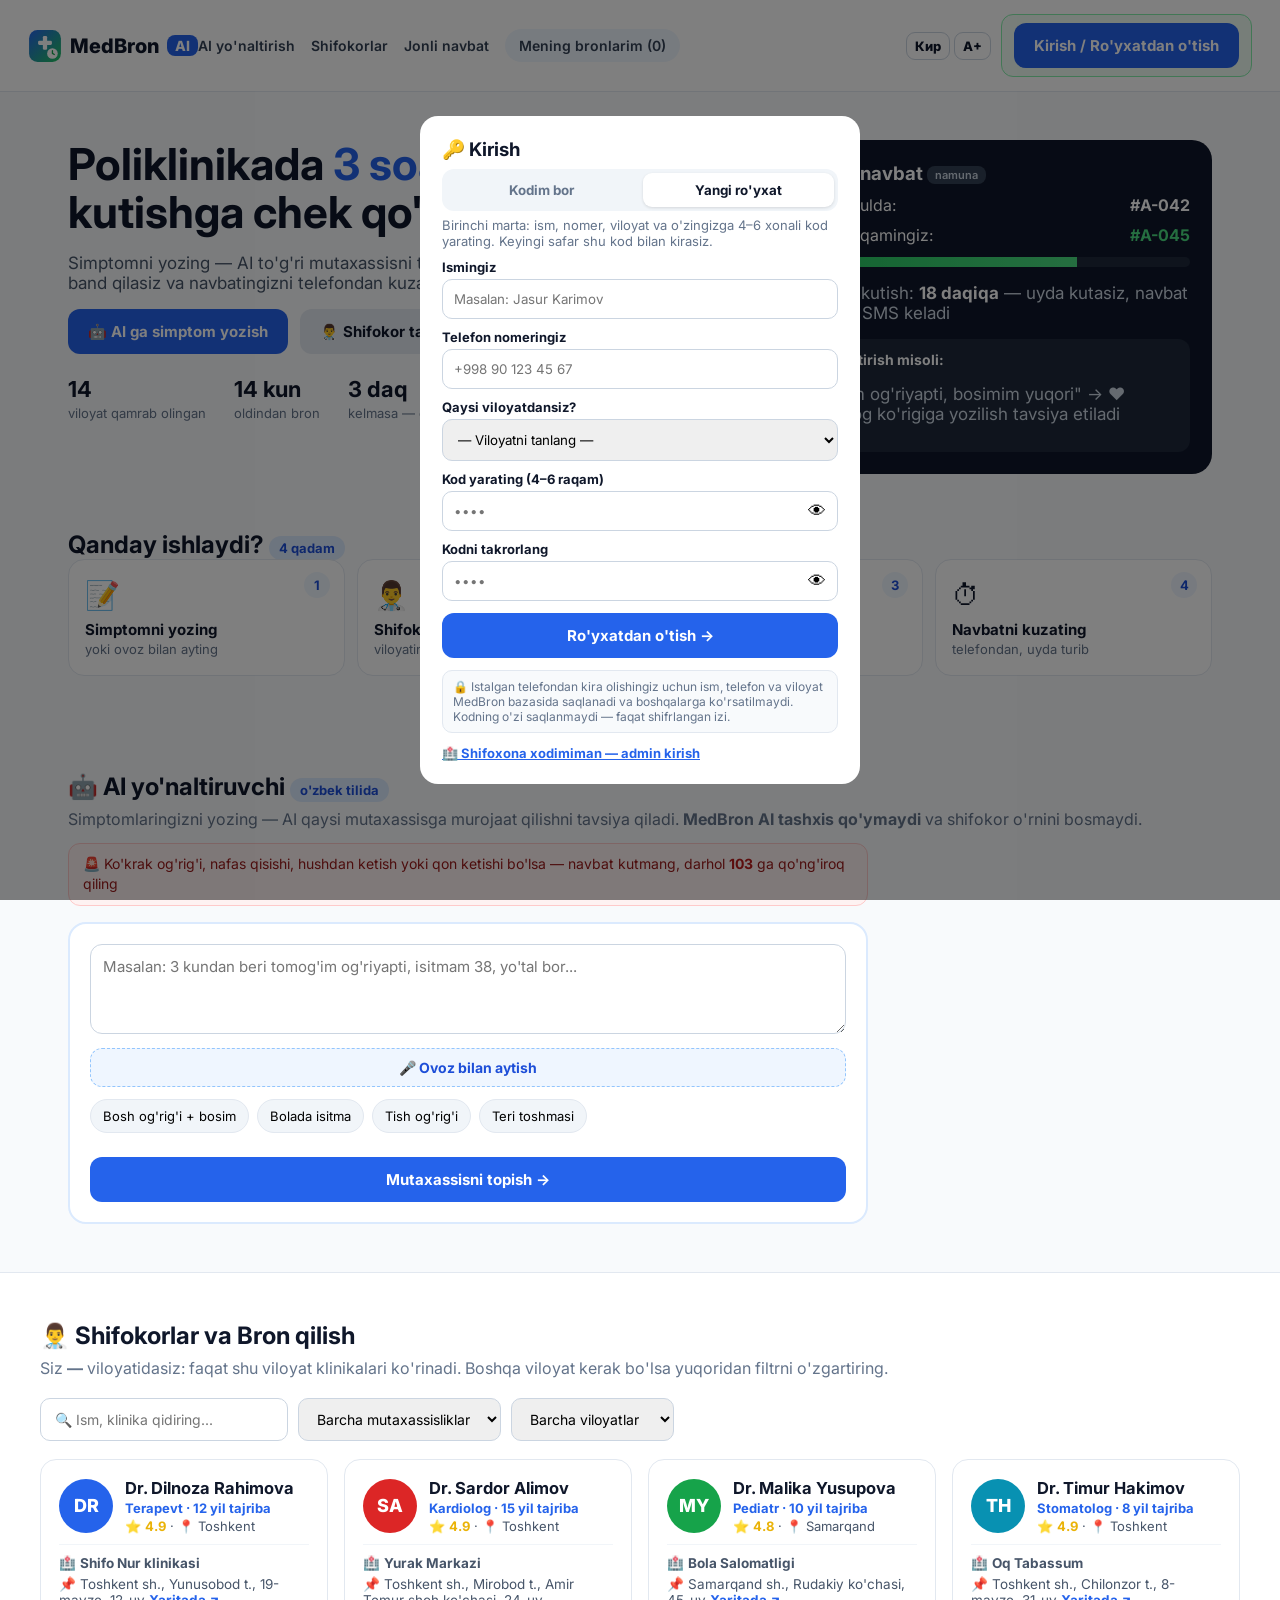
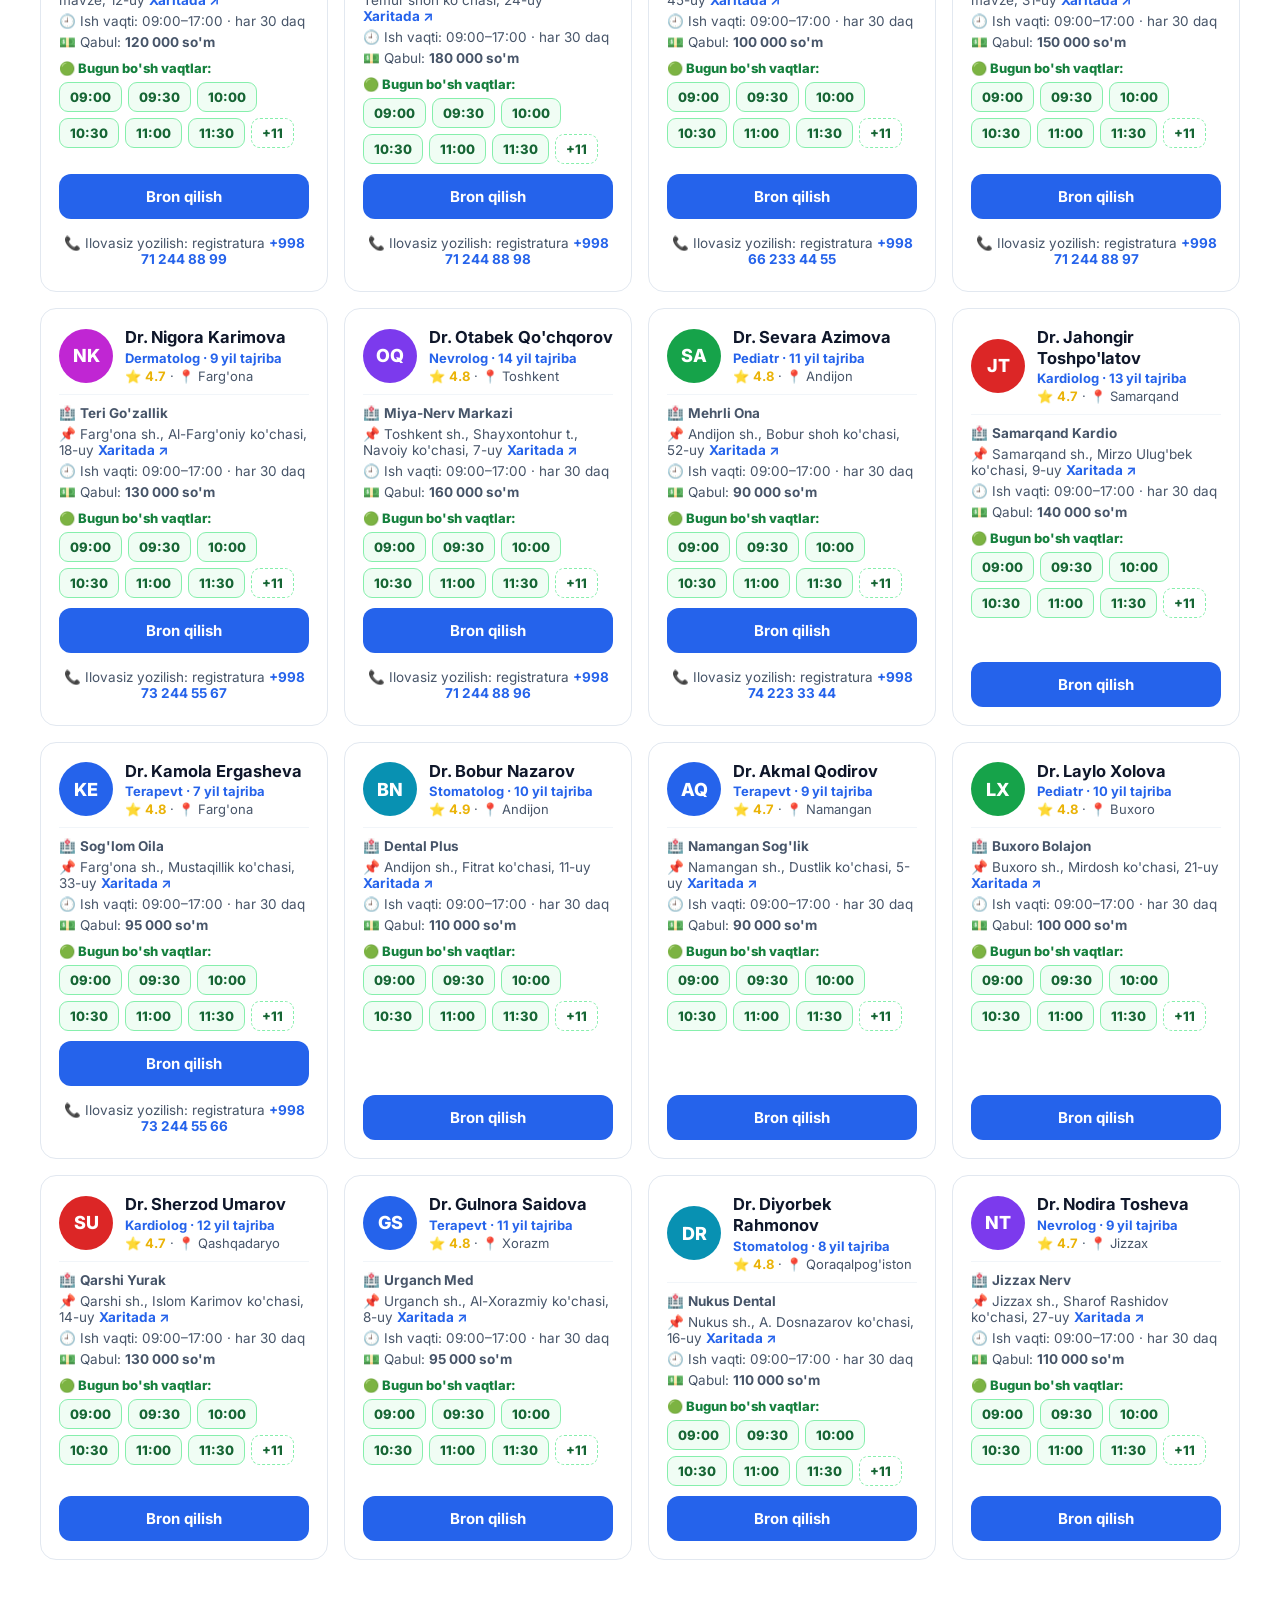
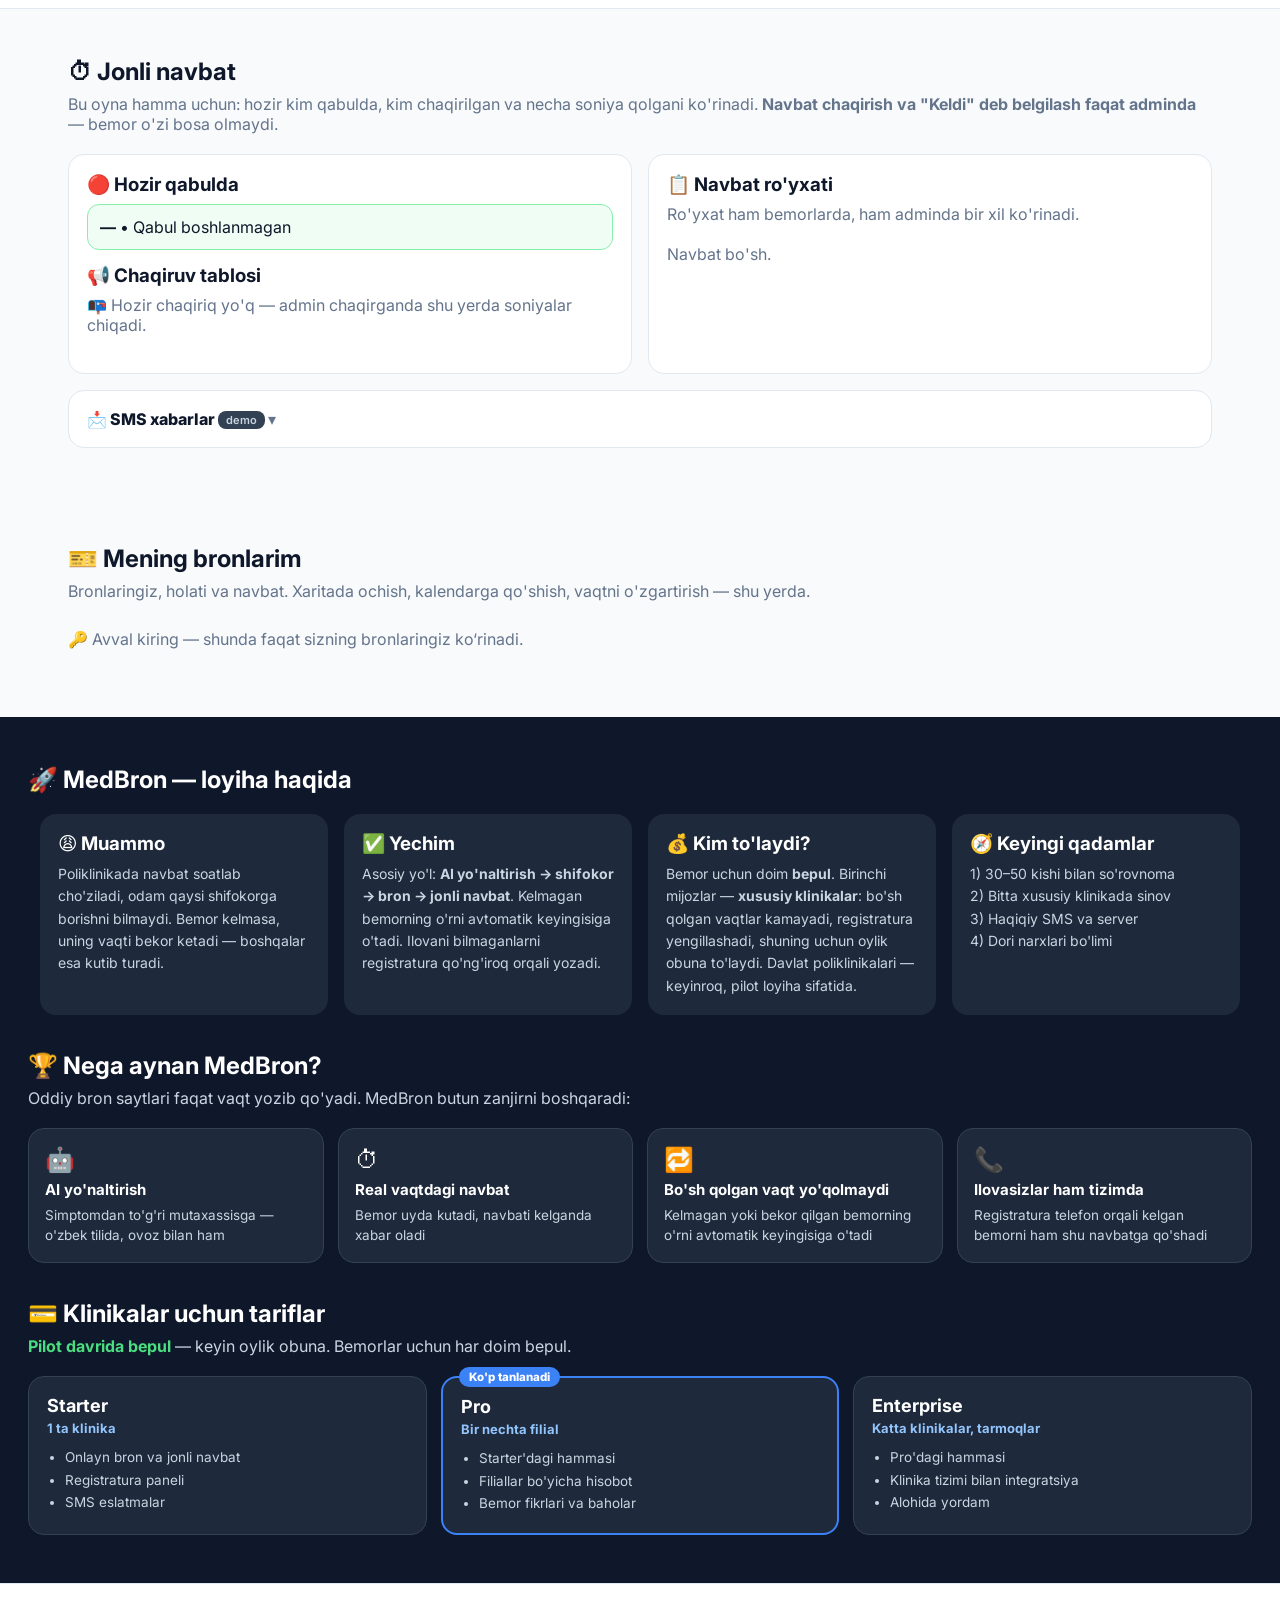
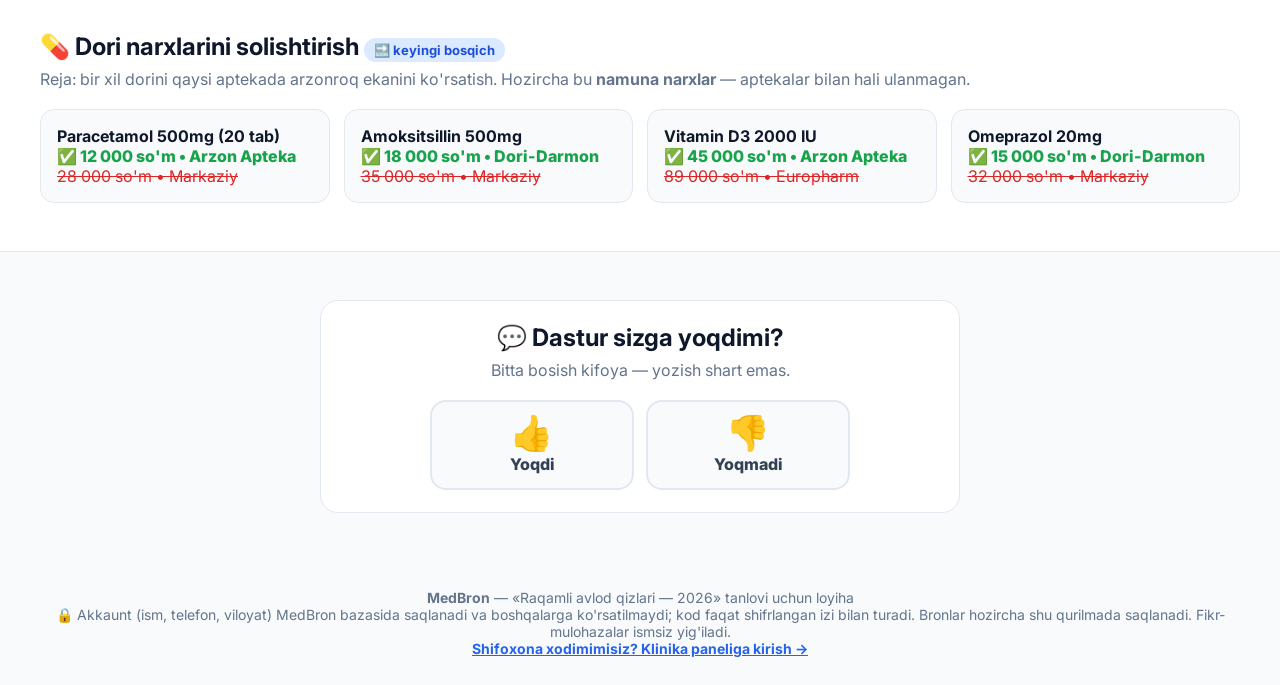
<file: index.html>
<!DOCTYPE html>
<html lang="uz">
<head>
<meta charset="UTF-8">
<meta name="viewport" content="width=device-width, initial-scale=1.0">
<title>MedBron — Navbatsiz Tibbiyot | Startup MVP</title>
<link rel="icon" type="image/svg+xml" href="logo.svg">
<link rel="stylesheet" href="styles.css?v=20260929">
<link href="https://fonts.googleapis.com/css2?family=Inter:wght@400;600;700;800&display=swap" rel="stylesheet">
</head>
<body>
<nav>
  <div class="logo"><img src="logo.svg" alt="MedBron logo" class="logo-img"> MedBron <span>AI</span></div>
  <div class="nav-links">
    <a href="#ai">AI yo'naltirish</a>
    <a href="#doctors">Shifokorlar</a>
    <a href="#queue">Jonli navbat</a>
    <a href="#my" id="myCountBtn">Mening bronlarim (0)</a>
  </div>
  <div class="a11y no-tr">
    <button id="scriptBtn" class="a11y-btn" onclick="toggleScript()" title="Kirill / Lotin yozuvi">Кир</button>
    <button id="bigBtn" class="a11y-btn" onclick="toggleBig()" title="Katta shrift">A+</button>
  </div>
  <div id="userBadge" class="user-badge"></div>
</nav>

<header class="hero">
  <div class="hero-text">
    <h1>Poliklinikada <span>3 soat</span> navbat kutishga chek qo'ying.</h1>
    <p>Simptomni yozing — AI to'g'ri mutaxassisni topishga yordam beradi, vaqtni onlayn band qilasiz va navbatingizni telefondan kuzatasiz.</p>
    <div class="hero-btns">
      <button class="btn primary" onclick="scrollToId('ai')">🤖 AI ga simptom yozish</button>
      <button class="btn ghost" onclick="scrollToId('doctors')">👨‍⚕️ Shifokor tanlash</button>
    </div>
    <div class="stats">
      <div><b>14</b><span>viloyat qamrab olingan</span></div>
      <div><b>14 kun</b><span>oldindan bron</span></div>
      <div><b>3 daq</b><span>kelmasa — o'rin keyingisiga</span></div>
    </div>
  </div>
  <div class="hero-card">
    <h3>🔴 Jonli navbat <small class="demo-tag">namuna</small></h3>
    <div class="queue-demo">
      <div class="q-row"><span>Hozir qabulda:</span><b>#A-042</b></div>
      <div class="q-row highlight"><span>Sizning raqamingiz:</span><b id="demoQueue">#A-045</b></div>
      <div class="q-bar"><div class="q-fill"></div></div>
      <p>Taxminiy kutish: <b>18 daqiqa</b> — uyda kutasiz, navbat kelganda SMS keladi</p>
    </div>
    <div class="mini-ai">
      <b>AI yo'naltirish misoli:</b>
      <p>"Boshim og'riyapti, bosimim yuqori" → ❤️ Kardiolog ko'rigiga yozilish tavsiya etiladi</p>
    </div>
  </div>
</header>

<section id="qanday" class="section steps-sec">
  <h2>Qanday ishlaydi? <small>4 qadam</small></h2>
  <div class="steps">
    <a class="step" href="#ai"><b>1</b><span>📝</span><h3>Simptomni yozing</h3><p>yoki ovoz bilan ayting</p></a>
    <a class="step" href="#doctors"><b>2</b><span>👨‍⚕️</span><h3>Shifokorni toping</h3><p>viloyatingizdagi mutaxassislar</p></a>
    <a class="step" href="#doctors"><b>3</b><span>📅</span><h3>Vaqtni bron qiling</h3><p>14 kungacha oldindan</p></a>
    <a class="step" href="#queue"><b>4</b><span>⏱</span><h3>Navbatni kuzating</h3><p>telefondan, uyda turib</p></a>
  </div>
</section>

<section id="ai" class="section">
  <h2>🤖 AI yo'naltiruvchi <small>o'zbek tilida</small></h2>
  <p class="sub">Simptomlaringizni yozing — AI qaysi mutaxassisga murojaat qilishni tavsiya qiladi. <b>MedBron AI tashxis qo'ymaydi</b> va shifokor o'rnini bosmaydi.</p>
  <a class="emergency-bar" href="tel:103">🚨 Ko'krak og'rig'i, nafas qisishi, hushdan ketish yoki qon ketishi bo'lsa — navbat kutmang, darhol <b>103</b> ga qo'ng'iroq qiling</a>
  <div class="ai-box">
    <textarea id="symptomInput" placeholder="Masalan: 3 kundan beri tomog'im og'riyapti, isitmam 38, yo'tal bor..."></textarea>
    <button type="button" id="micBtn" class="mic-btn" onclick="voiceInput()">🎤 Ovoz bilan aytish</button>
    <div class="ai-chips">
      <button onclick="setSymptom('Boshim qattiq og\'riyapti, ko\'nglim ayniyapti, bosimim 150/100')">Bosh og'rig'i + bosim</button>
      <button onclick="setSymptom('Bolamda isitma 39, yo\'tal, holsizlik')">Bolada isitma</button>
      <button onclick="setSymptom('Tishim kechasi zirqirayapti, milklarim shishgan')">Tish og'rig'i</button>
      <button onclick="setSymptom('Terimda qichishish, qizarish toshmasi chiqdi')">Teri toshmasi</button>
    </div>
    <button class="btn primary full" onclick="aiDiagnose()">Mutaxassisni topish →</button>
    <div id="aiResult" class="ai-result hidden"></div>
  </div>
</section>

<section id="doctors" class="section gray">
  <h2 id="docTitle">👨‍⚕️ Shifokorlar va Bron qilish</h2>
  <p class="sub">Siz <b id="loginRegionLabel">—</b> viloyatidasiz: faqat shu viloyat klinikalari ko'rinadi. Boshqa viloyat kerak bo'lsa yuqoridan filtrni o'zgartiring.</p>
  <div class="filters">
    <input id="searchInput" placeholder="🔍 Ism, klinika qidiring..." oninput="renderDoctors()">
    <select id="specFilter" onchange="renderDoctors()">
      <option value="">Barcha mutaxassisliklar</option>
      <option value="Terapevt">Terapevt</option><option value="Pediatr">Pediatr</option><option value="Kardiolog">Kardiolog</option>
      <option value="Stomatolog">Stomatolog</option><option value="Dermatolog">Dermatolog</option><option value="Nevrolog">Nevrolog</option>
    </select>
    <select id="cityFilter" onchange="renderDoctors()">
      <option value="">Barcha viloyatlar</option>
    </select>
  </div>
  <div id="doctorGrid" class="grid"></div>
</section>

<section id="queue" class="section">
  <h2>⏱ Jonli navbat</h2>
  <p class="sub">Bu oyna hamma uchun: hozir kim qabulda, kim chaqirilgan va necha soniya qolgani ko'rinadi. <b>Navbat chaqirish va "Keldi" deb belgilash faqat adminda</b> — bemor o'zi bosa olmaydi.</p>
  <div class="queue-grid">
    <div class="q-card">
      <h3>🔴 Hozir qabulda</h3>
      <div id="qCurrent" class="q-current">—</div>
      <h3 style="margin-top:14px">📢 Chaqiruv tablosi</h3>
      <div id="qCalled"></div>
    </div>
    <div class="q-card">
      <h3>📋 Navbat ro'yxati</h3>
      <p class="sub">Ro'yxat ham bemorlarda, ham adminda bir xil ko'rinadi.</p>
      <div id="qList"></div>
    </div>
  </div>
  <details class="q-card demo-details" style="margin-top:16px">
    <summary>📩 SMS xabarlar <small class="demo-tag">demo</small></summary>
    <p class="sub">Hozircha SMS shu yerda ko'rinadi (haqiqiy SMS keyingi bosqichda ulanadi): bron → chaqiruv → ogohlantirish → kelmasa "o'rningiz berildi".</p>
    <div id="smsLog" class="sms-log"></div>
  </details>
</section>

<section id="my" class="section">
  <h2>🎫 Mening bronlarim</h2>
  <p class="sub">Bronlaringiz, holati va navbat. Xaritada ochish, kalendarga qo'shish, vaqtni o'zgartirish — shu yerda.</p>
  <div id="myList" class="bookings"></div>
</section>

<section id="biznes" class="section dark">
  <h2>🚀 MedBron — loyiha haqida</h2>
  <div class="pitch-grid">
    <div class="pitch"><h3>😩 Muammo</h3><p>Poliklinikada navbat soatlab cho'ziladi, odam qaysi shifokorga borishni bilmaydi. Bemor kelmasa, uning vaqti bekor ketadi — boshqalar esa kutib turadi.</p></div>
    <div class="pitch"><h3>✅ Yechim</h3><p>Asosiy yo'l: <b>AI yo'naltirish → shifokor → bron → jonli navbat</b>. Kelmagan bemorning o'rni avtomatik keyingisiga o'tadi. Ilovani bilmaganlarni registratura qo'ng'iroq orqali yozadi.</p></div>
    <div class="pitch"><h3>💰 Kim to'laydi?</h3><p>Bemor uchun doim <b>bepul</b>. Birinchi mijozlar — <b>xususiy klinikalar</b>: bo'sh qolgan vaqtlar kamayadi, registratura yengillashadi, shuning uchun oylik obuna to'laydi. Davlat poliklinikalari — keyinroq, pilot loyiha sifatida.</p></div>
    <div class="pitch"><h3>🧭 Keyingi qadamlar</h3><p>1) 30–50 kishi bilan so'rovnoma<br>2) Bitta xususiy klinikada sinov<br>3) Haqiqiy SMS va server<br>4) Dori narxlari bo'limi</p></div>
  </div>

  <h2 class="pitch-h">🏆 Nega aynan MedBron?</h2>
  <p class="sub" style="color:#cbd5e1">Oddiy bron saytlari faqat vaqt yozib qo'yadi. MedBron butun zanjirni boshqaradi:</p>
  <div class="diff-grid">
    <div class="diff"><span>🤖</span><h3>AI yo'naltirish</h3><p>Simptomdan to'g'ri mutaxassisga — o'zbek tilida, ovoz bilan ham</p></div>
    <div class="diff"><span>⏱</span><h3>Real vaqtdagi navbat</h3><p>Bemor uyda kutadi, navbati kelganda xabar oladi</p></div>
    <div class="diff"><span>🔁</span><h3>Bo'sh qolgan vaqt yo'qolmaydi</h3><p>Kelmagan yoki bekor qilgan bemorning o'rni avtomatik keyingisiga o'tadi</p></div>
    <div class="diff"><span>📞</span><h3>Ilovasizlar ham tizimda</h3><p>Registratura telefon orqali kelgan bemorni ham shu navbatga qo'shadi</p></div>
  </div>

  <h2 class="pitch-h">💳 Klinikalar uchun tariflar</h2>
  <p class="sub" style="color:#cbd5e1"><b style="color:#4ade80">Pilot davrida bepul</b> — keyin oylik obuna. Bemorlar uchun har doim bepul.</p>
  <div class="plans">
    <div class="plan"><h3>Starter</h3><p class="plan-for">1 ta klinika</p><ul><li>Onlayn bron va jonli navbat</li><li>Registratura paneli</li><li>SMS eslatmalar</li></ul></div>
    <div class="plan plan-main"><div class="plan-badge">Ko'p tanlanadi</div><h3>Pro</h3><p class="plan-for">Bir nechta filial</p><ul><li>Starter'dagi hammasi</li><li>Filiallar bo'yicha hisobot</li><li>Bemor fikrlari va baholar</li></ul></div>
    <div class="plan"><h3>Enterprise</h3><p class="plan-for">Katta klinikalar, tarmoqlar</p><ul><li>Pro'dagi hammasi</li><li>Klinika tizimi bilan integratsiya</li><li>Alohida yordam</li></ul></div>
  </div>
</section>

<section id="dorilar" class="section gray">
  <h2>💊 Dori narxlarini solishtirish <small>🔜 keyingi bosqich</small></h2>
  <p class="sub">Reja: bir xil dorini qaysi aptekada arzonroq ekanini ko'rsatish. Hozircha bu <b>namuna narxlar</b> — aptekalar bilan hali ulanmagan.</p>
  <div class="pharm-grid" id="pharmGrid"></div>
</section>

<section id="fikr" class="section">
  <div class="fb-card">
    <h2>💬 Dastur sizga yoqdimi?</h2>
    <p class="sub">Bitta bosish kifoya — yozish shart emas.</p>
    <div class="fb-votes">
      <button type="button" class="fb-vote up" id="fbUp" onclick="fbVote('up')"><span>👍</span>Yoqdi</button>
      <button type="button" class="fb-vote down" id="fbDown" onclick="fbVote('down')"><span>👎</span>Yoqmadi</button>
    </div>
    <div id="fbMore" class="hidden">
      <p class="fb-thanks" id="fbThanks"></p>
      <div class="fb-tags" id="fbTags"></div>
      <p class="fb-saved" id="fbSaved"></p>
      <textarea id="fbText" maxlength="500" placeholder="Izoh yozish ixtiyoriy — nimani qo'shaylik yoki o'zgartiraylik?"></textarea>
      <button type="button" class="btn primary" onclick="fbSend()">Izohni yuborish</button>
    </div>
  </div>
</section>

<footer>
  <p><b>MedBron</b> — «Raqamli avlod qizlari — 2026» tanlovi uchun loyiha</p>
  <p id="authorLine"></p>
  <p>🔒 Akkaunt (ism, telefon, viloyat) MedBron bazasida saqlanadi va boshqalarga ko'rsatilmaydi; kod faqat shifrlangan izi bilan turadi. Bronlar hozircha shu qurilmada saqlanadi. Fikr-mulohazalar ismsiz yig'iladi.</p>
  <p><a href="admin/" style="color:#2563eb;font-weight:700">Shifoxona xodimimisiz? Klinika paneliga kirish →</a></p>
</footer>

<div id="loginModal" class="modal">
  <div class="modal-card">
    <h3>🔑 Kirish</h3>
    <div class="login-tabs">
      <button type="button" id="tabSignin" class="login-tab" onclick="setLoginMode('signin')">Kodim bor</button>
      <button type="button" id="tabSignup" class="login-tab" onclick="setLoginMode('signup')">Yangi ro'yxat</button>
    </div>
    <div id="signinBox">
      <p class="muted">Ro'yxatdan o'tganda o'zingiz yaratgan kod bilan kiring.</p>
      <label>Ismingiz</label><input id="signinName" placeholder="Masalan: Jasur Karimov" autocomplete="username">
      <label>Kodingiz</label><input id="signinPin" type="password" inputmode="numeric" maxlength="6" placeholder="••••" autocomplete="current-password" onkeydown="if(event.key==='Enter')doSignin()">
      <button class="btn primary full" onclick="doSignin()">Kirish →</button>
    </div>
    <div id="signupBox" class="hidden">
      <p class="muted">Birinchi marta: ism, nomer, viloyat va o'zingizga 4–6 xonali kod yarating. Keyingi safar shu kod bilan kirasiz.</p>
      <label>Ismingiz</label><input id="loginName" placeholder="Masalan: Jasur Karimov" autocomplete="username">
      <label>Telefon nomeringiz</label><input id="loginPhone" type="tel" inputmode="tel" placeholder="+998 90 123 45 67">
      <label>Qaysi viloyatdansiz?</label><select id="loginRegion" style="width:100%;padding:11px;border:1.5px solid #cbd5e1;border-radius:10px"></select>
      <label>Kod yarating (4–6 raqam)</label><input id="loginPin" type="password" inputmode="numeric" maxlength="6" placeholder="••••" autocomplete="new-password">
      <label>Kodni takrorlang</label><input id="loginPin2" type="password" inputmode="numeric" maxlength="6" placeholder="••••" autocomplete="new-password" onkeydown="if(event.key==='Enter')doLogin()">
      <button class="btn primary full" onclick="doLogin()">Ro'yxatdan o'tish →</button>
    </div>
    <p class="privacy-note">🔒 Istalgan telefondan kira olishingiz uchun ism, telefon va viloyat MedBron bazasida saqlanadi va boshqalarga ko'rsatilmaydi. Kodning o'zi saqlanmaydi — faqat shifrlangan izi.</p>
    <button class="link-btn" onclick="location.href='admin/'">🏥 Shifoxona xodimiman — admin kirish</button>
  </div>
</div>
<div id="modal" class="modal hidden">
  <div class="modal-card">
    <h3 id="mDoctor">Shifokor</h3>
    <p id="mInfo" class="muted"></p>
    <label>Sana (14 kungacha oldin bron)</label><input type="date" id="bDate" onchange="refreshSlots()">
    <div id="dayStrip" class="day-strip"></div>
    <label>Vaqt — 🟢 bo'sh, ⛔ band (olingan, bosib bo'lmaydi)</label><div id="timeSlots" class="slots"></div>
    <label>Ismingiz</label><input id="bName" placeholder="Masalan: Jasur Karimov">
    <label>Odam soni (necha kishi keladi?)</label>
    <select id="bPersons" style="width:100%;padding:11px;border:1.5px solid #cbd5e1;border-radius:10px">
      <option value="1">1 kishi</option><option value="2">2 kishi</option>
      <option value="3">3 kishi</option><option value="4">4 kishi</option>
      <option value="5">5+ kishi</option>
    </select>
    <label>Telefon</label><input id="bPhone" type="tel" inputmode="tel" placeholder="+998 90 123 45 67">
    <p class="rule">⏱ <b>Muhim qoida:</b> navbatingiz kelganda <b>3 daqiqa</b> kutamiz. Kelmasangiz SMS keladi (“navbatingiz 3 daqiqadan keyin olib tashlanadi — vaqtni o‘zgartiring”), keyin o‘rningiz avtomatik keyingi odamga beriladi.</p>
    <div class="modal-actions">
      <button class="btn ghost" onclick="closeModal()">Bekor qilish</button>
      <button class="btn primary" onclick="confirmBooking()">Band qilish ✅</button>
    </div>
  </div>
</div>
<div id="toast" class="toast hidden"></div>

<!-- Telefon uchun pastki menyu (ilovadagidek) -->
<nav class="bottom-nav" aria-label="Asosiy menyu">
  <a href="#ai"><span>🤖</span>AI</a>
  <a href="#doctors"><span>👨‍⚕️</span>Shifokor</a>
  <a href="#queue"><span>⏱</span>Navbat</a>
  <a href="#my"><span>🎫<b id="bnCount" class="bn-count hidden">0</b></span>Bronlarim</a>
  <a href="#fikr"><span>💬</span>Fikr</a>
</nav>

<script src="js/data.js?v=20260929"></script>
<script src="js/auth.js?v=20260929"></script>
<script src="js/slots.js?v=20260929"></script>
<script src="js/ai-doctors.js?v=20260929"></script>
<script src="js/booking.js?v=20260929"></script>
<script src="js/queue.js?v=20260929"></script>
<script src="js/feedback.js?v=20260929"></script>
<script src="js/admin.js?v=20260929"></script>
<script src="js/a11y.js?v=20260929"></script>
</body>
</html>
</file>
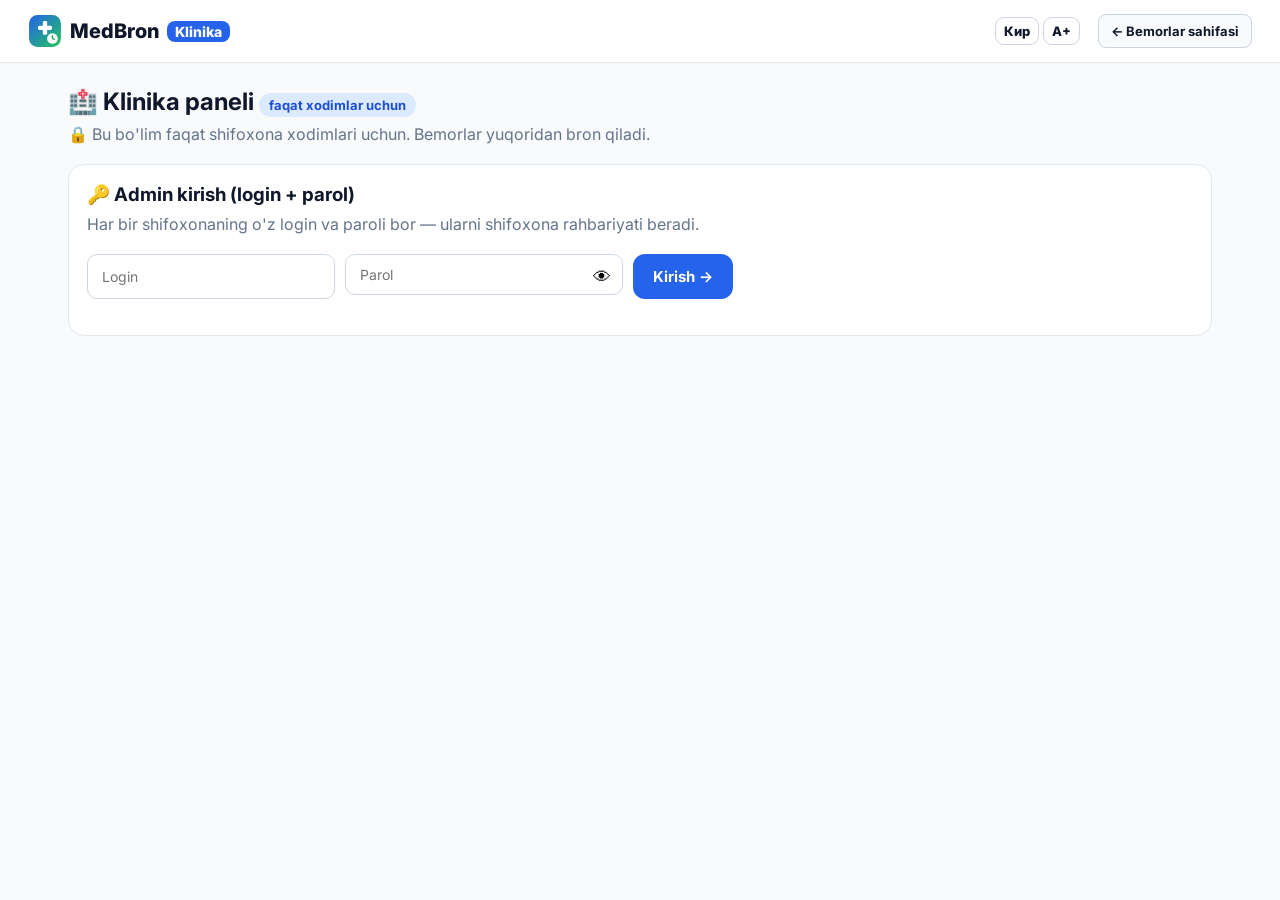
<file: admin/index.html>
<!DOCTYPE html>
<html lang="uz">
<head>
<meta charset="UTF-8">
<meta name="viewport" content="width=device-width, initial-scale=1.0">
<title>MedBron — Klinika paneli</title>
<meta name="robots" content="noindex">
<link rel="icon" type="image/svg+xml" href="../logo.svg">
<link rel="stylesheet" href="../styles.css?v=20260929">
<link href="https://fonts.googleapis.com/css2?family=Inter:wght@400;600;700;800&display=swap" rel="stylesheet">
</head>
<body class="admin-page">
<nav>
  <div class="logo"><img src="../logo.svg" alt="MedBron logo" class="logo-img"> MedBron <span>Klinika</span></div>
  <div class="a11y no-tr">
    <button id="scriptBtn" class="a11y-btn" onclick="toggleScript()" title="Kirill / Lotin yozuvi">Кир</button>
    <button id="bigBtn" class="a11y-btn" onclick="toggleBig()" title="Katta shrift">A+</button>
  </div>
  <a class="mini-btn" href="../">← Bemorlar sahifasi</a>
</nav>

<section id="admin" class="section">
  <h2>🏥 Klinika paneli <small>faqat xodimlar uchun</small></h2>
  <p class="sub" id="adminInfo">🔒 Bu bo'lim faqat shifoxona xodimlari uchun. Bemorlar yuqoridan bron qiladi.</p>
  <div class="q-card" id="adminLoginBox">
    <h3>🔑 Admin kirish (login + parol)</h3>
    <p class="sub">Har bir shifoxonaning o'z login va paroli bor — ularni shifoxona rahbariyati beradi.</p>
    <div class="filters">
      <input id="adminLogin" placeholder="Login" autocomplete="username">
      <input id="adminPass" type="password" placeholder="Parol" autocomplete="current-password" onkeydown="if(event.key==='Enter')doAdminLogin()">
      <button class="btn primary" onclick="doAdminLogin()">Kirish →</button>
    </div>
  </div>
  <div id="adminBody" class="hidden">
  <div class="q-card">
    <h3>📢 Navbat chaqirish — faqat admin</h3>
    <p class="sub">Bemor kelgach, admin uning raqamini yozib <b>"Keldi deb belgilash"</b> ni bosadi. Navbatni ham faqat admin chaqiradi. Soniyalar va ro'yxat asosiy menyuda ham ko'rinadi.</p>
    <div id="adminCalled"></div>
    <div class="check-row" style="margin-top:10px">
      <input id="adminCheckInput" placeholder="MB-1234 yoki +99890...">
      <button class="btn primary" onclick="doCheckin()">Keldi deb belgilash ✅</button>
    </div>
    <div class="q-controls">
      <label>Kutish vaqti:
        <select id="graceSel" onchange="setGrace(this.value)">
          <option value="180">3 daqiqa (real)</option>
          <option value="60">1 daqiqa</option>
          <option value="30">30 soniya (demo ⭐)</option>
          <option value="10">10 soniya (tez test)</option>
        </select>
      </label>
      <div style="display:flex;gap:8px;flex-wrap:wrap;margin-top:8px">
        <button class="btn primary" onclick="callNext()">Keyingi bemorni chaqirish 📢</button>
        <button class="btn ghost" onclick="seedDemo()">Demo bronlar ✨</button>
        <button class="btn ghost" onclick="clearDemo()">Tozalash 🧹</button>
      </div>
    </div>
    <h3 style="margin-top:14px">📋 Navbat ro'yxati (admindagi nusxa)</h3>
    <div id="adminQList"></div>
  </div>
  <div class="q-card" style="margin-top:16px">
    <h3>🟢 Bugungi bronlar — bo'shaganlar yashil</h3>
    <p class="sub">Bemor bekor qilsa / vaqtni o'zgartirsa — bo'shagan soat shu yerda 🟢 yashil chiqadi, o'rin avtomatik keyingi odamga o'tadi, ikkalasiga ham SMS ketadi.</p>
    <div id="adminToday"></div>
  </div>
  <div class="q-card" style="margin-top:16px">
    <h3>🔔 Admin xabarnomalar (bron / o'zgartirish / bekor)</h3>
    <div id="adminFeed" class="sms-log"></div>
  </div>
  <div class="q-card" style="margin-top:16px">
    <h3>💬 Foydalanuvchi fikrlari</h3>
    <div id="fbAdmin"></div>
  </div>
  <div class="q-card" style="margin-top:16px">
    <h3>🕒 Ish soatlarini sozlash <small>daqiqagacha</small></h3>
    <p class="sub">Ish boshlanish-tugash vaqtini yozing (masalan 09:15 – 18:45), oraliqni tanlang (15/20/30 daq), alohida soat qo'shing. Bitta odam olgan soat avtomatik <b>⛔ band</b> — keyingi odam ololmaydi.</p>
    <div class="filters">
      <select id="adminDoc" onchange="loadAdminDay()" style="min-width:260px"></select>
      <input type="date" id="adminDate" onchange="loadAdminDay()">
    </div>
    <div class="filters">
      <label>Boshlanish <input type="time" id="adminStart" value="09:00"></label>
      <label>Tugash <input type="time" id="adminEnd" value="17:00"></label>
      <label>Oraliq
        <select id="adminStep">
          <option value="15">har 15 daq</option>
          <option value="20">har 20 daq</option>
          <option value="30" selected>har 30 daq</option>
          <option value="60">har 60 daq</option>
        </select>
      </label>
      <button class="btn primary" onclick="saveAdminTime()">Saqlash ✅</button>
    </div>
    <div class="filters">
      <label>Alohida soat qo'shish (daqiqagacha) <input type="time" id="adminCustom"></label>
      <button class="btn ghost" onclick="addCustomSlot()">➕ Qo'shish</button>
    </div>
    <div id="adminSlots" class="slots"></div>
    <p class="sub">🟢 bo'sh — bemor olishi mumkin • ⛔ band — birov olgan • 🔒 yopiq — admin yopgan. Yopiq/ochiq qilish uchun ustiga bosing.</p>
  </div>
  <div class="q-card" style="margin-top:16px">
    <h3>📞 Registratura — ilovani bilmagan bemorni yozish</h3>
    <p class="sub">Odam ilovani bilmasa — shifoxonaga keladi yoki qo'ng'iroq qiladi. Admin pastga ism + nomer yozib, <b>nechida bo'sh bo'lsa o'sha vaqtga</b> qo'yadi.</p>
    <div class="filters">
      <input id="offName" placeholder="Bemor ismi">
      <input id="offPhone" placeholder="+998 ...">
      <input type="time" id="offTime">
      <button class="btn primary" onclick="adminBookOffline()">Bo'sh vaqtga yozish ✅</button>
    </div>
  </div>
  </div>
</section>

<div id="toast" class="toast hidden"></div>

<script src="../js/data.js?v=20260929"></script>
<script src="../js/auth.js?v=20260929"></script>
<script src="../js/slots.js?v=20260929"></script>
<script src="../js/ai-doctors.js?v=20260929"></script>
<script src="../js/booking.js?v=20260929"></script>
<script src="../js/queue.js?v=20260929"></script>
<script src="../js/feedback.js?v=20260929"></script>
<script src="../js/admin.js?v=20260929"></script>
<script src="../js/a11y.js?v=20260929"></script>
</body>
</html>
</file>
<file: styles.css>
*{margin:0;padding:0;box-sizing:border-box;font-family:'Inter',system-ui,sans-serif}
body{background:#f8fafc;color:#0f172a}
nav{position:sticky;top:0;z-index:10;display:flex;justify-content:space-between;align-items:center;padding:14px 28px;background:#fff;border-bottom:1px solid #e2e8f0}
.logo{font-weight:800;font-size:20px;display:flex;align-items:center;gap:8px}.logo span{background:#2563eb;color:#fff;padding:2px 8px;border-radius:8px;font-size:14px}
.logo-img{width:34px;height:34px;border-radius:9px}
.nav-links{display:flex;gap:16px;align-items:center;flex-wrap:wrap}.nav-links a{text-decoration:none;color:#334155;font-weight:600;font-size:14px}
#myCountBtn{background:#eff6ff;padding:8px 14px;border-radius:20px}
.hero{display:grid;grid-template-columns:1.2fr .8fr;gap:24px;padding:48px 28px;max-width:1200px;margin:auto}
.badge{background:#dcfce7;color:#166534;padding:8px 14px;border-radius:20px;font-size:13px;font-weight:700;display:inline-block;margin-bottom:14px}
.hero h1{font-size:44px;line-height:1.1}.hero h1 span{color:#2563eb}
.hero p{margin:16px 0;color:#475569;font-size:17px}
.hero-btns{display:flex;gap:12px;flex-wrap:wrap}
.btn{border:none;padding:13px 20px;border-radius:12px;font-weight:700;cursor:pointer;font-size:15px}
.primary{background:#2563eb;color:#fff}.primary:hover{background:#1d4ed8}
.ghost{background:#e2e8f0;color:#0f172a}.full{width:100%;margin-top:12px}
.stats{display:flex;gap:28px;margin-top:22px}.stats b{font-size:22px;display:block}.stats span{font-size:13px;color:#64748b}
.hero-card{background:#0f172a;color:#fff;border-radius:20px;padding:22px;height:fit-content}
.q-row{display:flex;justify-content:space-between;margin:10px 0}.highlight b{color:#4ade80}
.q-bar{background:#1e293b;height:10px;border-radius:10px;overflow:hidden;margin:12px 0}.q-fill{width:72%;height:100%;background:linear-gradient(90deg,#22c55e,#4ade80)}
.hero-card p{color:#cbd5e1}.hero-card p b{color:#fff}
.mini-ai{background:#1e293b;border-radius:12px;padding:12px;margin-top:12px;font-size:14px}
.section{padding:48px 28px;max-width:1200px;margin:auto}
.gray{background:#fff;border-top:1px solid #e2e8f0;border-bottom:1px solid #e2e8f0;max-width:100%}
.gray>.grid,.gray>h2,.gray>p,.gray>.filters,.gray>.pharm-grid{max-width:1200px;margin-left:auto;margin-right:auto}
.sub{color:#64748b;margin:8px 0 20px}
h2 small{background:#dbeafe;color:#1d4ed8;font-size:13px;padding:4px 10px;border-radius:12px}
.ai-box{background:#fff;border:2px solid #dbeafe;border-radius:18px;padding:20px;max-width:800px}
textarea{width:100%;min-height:90px;border:1.5px solid #cbd5e1;border-radius:12px;padding:12px;font-size:15px;resize:vertical}
.ai-chips{display:flex;gap:8px;flex-wrap:wrap;margin:12px 0}.ai-chips button{background:#f1f5f9;border:1px solid #e2e8f0;border-radius:20px;padding:8px 12px;cursor:pointer;font-size:13px}
.ai-result{margin-top:16px;background:#f0fdf4;border:1.5px solid #86efac;border-radius:14px;padding:16px}
.hidden{display:none!important}
.filters{display:flex;gap:10px;flex-wrap:wrap;margin-bottom:18px}
.filters input,.filters select{padding:11px 14px;border-radius:10px;border:1.5px solid #cbd5e1;font-size:14px}
.grid{display:grid;grid-template-columns:repeat(auto-fill,minmax(280px,1fr));gap:16px}
.card{background:#f8fafc;border:1px solid #e2e8f0;border-radius:16px;padding:18px}
.card h3{font-size:17px}.spec{color:#2563eb;font-weight:700;font-size:13px}.card p{font-size:13.5px;color:#475569;margin:6px 0}
.rating{color:#eab308;font-weight:700}
.price{font-weight:800;margin:8px 0}
.bookings{display:grid;gap:12px;max-width:800px}
.ticket{background:#fff;border:2px dashed #2563eb;border-radius:14px;padding:14px 16px;display:flex;justify-content:space-between;align-items:center;gap:10px;flex-wrap:wrap}
.ticket b{color:#2563eb}.cancel{background:#fee2e2;border:none;padding:8px 12px;border-radius:8px;cursor:pointer}
.pharm-grid{display:grid;grid-template-columns:repeat(auto-fill,minmax(240px,1fr));gap:14px}
.pharm{background:#f8fafc;border:1px solid #e2e8f0;border-radius:14px;padding:16px}
.pharm .cheap{color:#16a34a;font-weight:800}.pharm .exp{color:#dc2626;text-decoration:line-through}
.dark{background:#0f172a;color:#fff;max-width:100%;border-radius:0}
.dark h2,.dark .pitch h3{color:#fff}.pitch-grid{display:grid;grid-template-columns:repeat(auto-fit,minmax(240px,1fr));gap:16px;max-width:1200px;margin:20px auto 0}
.pitch{background:#1e293b;border-radius:16px;padding:18px}.pitch p{color:#cbd5e1;font-size:14px;margin-top:8px;line-height:1.6}
footer{text-align:center;padding:28px;color:#64748b;font-size:14px}
.modal{position:fixed;inset:0;background:rgba(0,0,0,.5);display:flex;justify-content:center;align-items:flex-start;padding:16px;z-index:50;overflow-y:auto}
.modal-card{background:#fff;border-radius:18px;padding:22px;max-width:440px;width:100%;max-height:92vh;overflow-y:auto;margin:auto}.muted{color:#64748b;font-size:13px;margin-bottom:10px}
.modal-card label{font-size:13px;font-weight:700;display:block;margin:10px 0 4px}
.modal-card input{width:100%;padding:11px;border:1.5px solid #cbd5e1;border-radius:10px}
.slots{display:flex;gap:8px;flex-wrap:wrap}.slots button{padding:8px 12px;border-radius:8px;border:1.5px solid #cbd5e1;background:#fff;cursor:pointer}.slots button.active{background:#2563eb;color:#fff;border-color:#2563eb}
.modal-actions{display:flex;gap:10px;margin-top:16px;position:sticky;bottom:-22px;background:#fff;padding:12px 0 4px;border-top:1px solid #e2e8f0}
.modal-actions .btn{flex:1}
#timeSlots{max-height:180px;overflow-y:auto;padding-right:4px}
#dayStrip{max-height:120px;overflow-y:auto}
.rule{background:#fffbeb;border:1px solid #fde68a;border-radius:10px;padding:10px;font-size:13px;margin-top:12px;color:#92400e}
.queue-grid{display:grid;grid-template-columns:1fr 1fr;gap:16px}
.q-card{background:#fff;border:1px solid #e2e8f0;border-radius:16px;padding:18px}
.q-current{font-size:16px;background:#f0fdf4;border:1px solid #86efac;border-radius:12px;padding:12px;margin-top:8px}
.called-card{display:flex;justify-content:space-between;gap:12px;flex-wrap:wrap;background:#eff6ff;border:1.5px solid #93c5fd;border-radius:12px;padding:12px;margin-top:8px}
.big-num{font-size:22px;color:#1d4ed8}
.count-num{font-size:22px;font-weight:800}
.count-bar{background:#dbeafe;height:8px;border-radius:8px;overflow:hidden;margin:6px 0;min-width:140px}
.count-fill{height:100%;background:#2563eb}
.muted-sm{font-size:12px;color:#64748b}
.q-controls{margin-top:12px}.q-controls select{padding:8px 10px;border-radius:8px;border:1.5px solid #cbd5e1}
.check-row{display:flex;gap:8px}.check-row input{flex:1;padding:11px;border:1.5px solid #cbd5e1;border-radius:10px}
.q-item{display:flex;justify-content:space-between;align-items:center;gap:8px;background:#f8fafc;border:1px solid #e2e8f0;border-radius:10px;padding:8px 10px;margin-top:6px;font-size:14px}
.q-item.called{border-color:#93c5fd;background:#eff6ff}
.st{font-size:12px;font-weight:700;padding:4px 10px;border-radius:12px;display:inline-block;margin-top:6px}
.st-wait{background:#fef9c3;color:#854d0e}.st-call{background:#dbeafe;color:#1e40af}
.st-ok{background:#dcfce7;color:#166534}.st-skip{background:#fee2e2;color:#991b1b}.st-cancel{background:#f1f5f9;color:#64748b}
.ticket-btns{display:flex;gap:6px;flex-wrap:wrap}
.mini-btn{border:1px solid #cbd5e1;background:#f8fafc;padding:8px 12px;border-radius:8px;cursor:pointer;font-weight:700;font-size:13px}
.mini-btn.ok{background:#2563eb;color:#fff;border-color:#2563eb}
.pulse{animation:pl 1s infinite}@keyframes pl{50%{transform:scale(1.05)}}
.sms-log{display:grid;gap:8px;max-height:300px;overflow:auto;margin-top:10px}
.sms{background:#f8fafc;border:1px solid #e2e8f0;border-left:4px solid #22c55e;border-radius:10px;padding:10px;font-size:13.5px}
.sms-head{font-weight:800;font-size:12px;color:#475569;margin-bottom:4px}
.toast{position:fixed;bottom:24px;left:50%;transform:translateX(-50%);background:#0f172a;color:#fff;padding:14px 22px;border-radius:12px;z-index:99}
.user-badge{display:flex;gap:8px;align-items:center;font-size:13px;font-weight:700;background:#f0fdf4;border:1px solid #86efac;padding:8px 12px;border-radius:12px}
.free-line{font-size:13px;font-weight:700;color:#15803d;margin:4px 0}
.slot-taken{background:#fee2e2!important;border-color:#fca5a5!important;color:#991b1b;cursor:not-allowed!important;opacity:.9}
.slot-closed{background:#1e293b!important;color:#fff!important;border-color:#1e293b!important}
.slot-free{background:#dcfce7!important;border-color:#86efac!important}
#adminSlots button{padding:8px 12px;border-radius:8px;border:1.5px solid #cbd5e1;cursor:pointer;font-weight:700}
.filters label{font-size:13px;font-weight:700;display:flex;gap:6px;align-items:center}
.filters label input,.filters label select{padding:9px 10px;border-radius:8px;border:1.5px solid #cbd5e1}
@media(max-width:800px){.hero{grid-template-columns:1fr}.hero h1{font-size:30px}}
.day-strip{display:flex;gap:6px;flex-wrap:wrap;margin:8px 0}
.day-strip button{border:1.5px solid #cbd5e1;background:#fff;border-radius:10px;padding:6px 9px;font-size:12px;font-weight:700;cursor:pointer;line-height:1.3}
.day-free{background:#dcfce7!important;border-color:#86efac!important}
.day-full{background:#fee2e2!important;border-color:#fca5a5!important;opacity:.85}
.day-sel{outline:3px solid #2563eb}
.reception{background:#f0fdf4;border:1px solid #86efac;border-radius:10px;padding:8px 10px;font-size:13px;margin:6px 0}
.feed-item{border-radius:10px;padding:10px;margin-top:8px;font-size:13.5px;border:1px solid #e2e8f0}
.feed-new{background:#eff6ff;border-left:4px solid #2563eb}
.feed-change{background:#fefce8;border-left:4px solid #eab308}
.feed-freed{background:#f0fdf4;border-left:4px solid #22c55e;box-shadow:0 0 0 2px #bbf7d0}
.freed-hl{border:2px solid #22c55e!important;background:#f0fdf4!important}
#adminNavBtn{background:#dcfce7;padding:8px 14px;border-radius:20px}
a.mini-btn{text-decoration:none;color:inherit;display:inline-block}
/* AI: ogohlantirish va shoshilinch holat */
.ai-note{margin-top:12px;font-size:12.5px;color:#64748b;border-top:1px dashed #cbd5e1;padding-top:8px}
.ai-result.ai-danger{background:#fef2f2;border-color:#fca5a5}.ai-danger h3{color:#b91c1c}
.danger{background:#dc2626;color:#fff}.danger:hover{background:#b91c1c}
.login-tabs{display:flex;gap:6px;background:#f1f5f9;border-radius:12px;padding:4px;margin:8px 0 6px}
.login-tab{flex:1;border:none;background:none;padding:9px;border-radius:9px;font-weight:700;color:#64748b;cursor:pointer}
.login-tab.active{background:#fff;color:#0f172a;box-shadow:0 1px 3px rgba(0,0,0,.12)}
.link-btn{background:none;border:none;color:#2563eb;font-weight:700;cursor:pointer;font-size:13px;margin-top:12px;text-decoration:underline}
/* Foydalanuvchi belgisi */
.ub-name{white-space:nowrap;overflow:hidden;text-overflow:ellipsis;min-width:0}
.ub-btn{padding:5px 9px;font-size:12px;white-space:nowrap;flex:none}
/* Pastki menyu — faqat telefonda */
.bottom-nav{display:none}
section[id]{scroll-margin-top:80px}

/* ============ TELEFON EKRANI ============ */
@media(max-width:800px){
  html{-webkit-text-size-adjust:100%}
  body{padding-bottom:calc(68px + env(safe-area-inset-bottom))}
  /* tepa: faqat logo + ixcham foydalanuvchi */
  nav{padding:8px 14px;gap:8px}
  .logo{font-size:17px}.logo-img{width:28px;height:28px}.logo span{font-size:11px;padding:1px 6px}
  nav>.nav-links{display:none}
  .user-badge{background:none;border:none;padding:0;gap:6px;font-size:12.5px;flex-wrap:nowrap;min-width:0;flex:1;justify-content:flex-end}
  nav{flex-wrap:nowrap}.logo{flex:none}
  .user-badge .ub-extra{display:none}
  .user-badge .btn{padding:8px 12px;font-size:13px}
  section[id]{scroll-margin-top:56px}

  /* pastki menyu */
  .bottom-nav{display:flex;justify-content:space-around;border-bottom:none;position:fixed;top:auto;left:0;right:0;bottom:0;z-index:40;background:rgba(255,255,255,.97);backdrop-filter:blur(8px);border-top:1px solid #e2e8f0;padding:6px 4px calc(6px + env(safe-area-inset-bottom));box-shadow:0 -4px 16px rgba(15,23,42,.06)}
  .bottom-nav a{flex:1;display:flex;flex-direction:column;align-items:center;gap:2px;text-decoration:none;color:#64748b;font-size:11px;font-weight:700;padding:4px 0;border-radius:10px}
  .bottom-nav a span{font-size:20px;line-height:1;position:relative}
  .bottom-nav a.active{color:#2563eb;background:#eff6ff}
  .bn-count{position:absolute;top:-6px;right:-12px;background:#ef4444;color:#fff;font-size:10px;min-width:17px;height:17px;border-radius:9px;display:flex;align-items:center;justify-content:center;padding:0 4px}
  .toast{bottom:calc(84px + env(safe-area-inset-bottom));width:calc(100% - 32px);max-width:420px;text-align:center;font-size:14px}

  /* hero */
  .hero{grid-template-columns:1fr;padding:22px 16px 28px;gap:20px}
  .badge{font-size:11.5px;padding:6px 11px;margin-bottom:10px}
  .hero h1{font-size:29px;line-height:1.15}
  .hero p{font-size:15px;margin:12px 0}
  .hero-btns{flex-direction:column;gap:8px}
  .hero-btns .btn{width:100%}
  .stats{display:grid;grid-template-columns:repeat(3,1fr);gap:8px;margin-top:18px}
  .stats>div{background:#fff;border:1px solid #e2e8f0;border-radius:12px;padding:10px 8px;text-align:center}
  .stats b{font-size:18px}.stats span{font-size:11px;line-height:1.2;display:block}
  .hero-card{padding:18px;border-radius:16px}.hero-card h3{font-size:16px}

  /* bo'limlar */
  .section{padding:28px 16px}
  h2{font-size:22px;line-height:1.25}
  h2 small{display:inline-block;margin-top:6px;font-size:11.5px}
  .sub{font-size:14px;margin:6px 0 16px}
  .ai-box{padding:14px;border-radius:14px}
  textarea,input,select{font-size:16px!important} /* iPhone kattalashtirmasin */
  .ai-chips{flex-wrap:nowrap;overflow-x:auto;padding-bottom:4px;margin:10px -14px;padding-left:14px;padding-right:14px;scrollbar-width:none}
  .ai-chips::-webkit-scrollbar{display:none}
  .ai-chips button{white-space:nowrap;flex:none}
  .filters{gap:8px}
  .filters>*{flex:1 1 100%;width:100%}
  .filters label{justify-content:space-between}
  .filters label input,.filters label select{flex:1;max-width:60%}
  #adminDoc{min-width:0!important}
  .grid,.pharm-grid,.pitch-grid{grid-template-columns:1fr;gap:12px}
  .card{padding:16px}

  /* navbat */
  .queue-grid{grid-template-columns:1fr}
  .q-card{padding:14px;border-radius:14px}
  .called-card{flex-direction:column}
  .count-right{width:100%}
  .check-row{flex-direction:column}
  .check-row .btn{width:100%}
  .q-controls .btn{flex:1 1 100%}
  .q-item{font-size:13px}
  .q-item>span:first-child{flex:1;min-width:0}
  .q-item .st{margin-top:0;flex:none}

  /* bronlar */
  .ticket{flex-direction:column;align-items:stretch;padding:14px}
  .ticket-btns{display:grid;grid-template-columns:1fr 1fr;gap:8px}
  .ticket-btns>*{width:100%;padding:10px}
  .ticket-btns>:only-child{grid-column:1/-1}

  /* bron oynasi — pastdan chiqadigan varaq */
  .modal{align-items:flex-end;padding:0}
  .modal-card{max-width:100%;border-radius:20px 20px 0 0;max-height:94vh;margin:0;padding:18px 16px calc(16px + env(safe-area-inset-bottom));animation:sheetUp .22s ease-out}
  .modal-actions{bottom:calc(-16px - env(safe-area-inset-bottom))}
  #timeSlots{max-height:none}
  .slots button{flex:1 1 calc(33% - 8px);padding:10px 4px;font-size:13px}
  .day-strip{flex-wrap:nowrap;overflow-x:auto;scrollbar-width:none}
  .day-strip button{flex:none;min-width:58px}
  #dayStrip{max-height:none}

  footer{padding:24px 16px;font-size:13px}
}
@keyframes sheetUp{from{transform:translateY(40px);opacity:.4}to{transform:none;opacity:1}}
/* Qulaylik tugmalari, ovoz, katta shrift */
.a11y{display:flex;gap:4px;margin-left:auto;margin-right:10px}
.a11y-btn{border:1.5px solid #cbd5e1;background:#fff;border-radius:9px;padding:5px 8px;font-weight:800;font-size:13px;cursor:pointer;min-width:36px;color:#0f172a}
.a11y-btn.on{background:#2563eb;border-color:#2563eb;color:#fff}
.mic-btn{margin-top:10px;border:1.5px dashed #93c5fd;background:#eff6ff;color:#1d4ed8;border-radius:12px;padding:10px 14px;font-weight:700;font-size:14px;cursor:pointer;width:100%}
.mic-btn.rec{background:#fee2e2;border-color:#f87171;color:#b91c1c;animation:pl 1s infinite}
html.big body{zoom:1.18}
.demo-tag{background:#334155;color:#cbd5e1;font-size:11px;padding:2px 8px;border-radius:8px;vertical-align:middle;font-weight:600}
.privacy-note{font-size:12px;color:#64748b;background:#f8fafc;border:1px solid #e2e8f0;border-radius:10px;padding:8px 10px;margin-top:12px}
@media(max-width:800px){.a11y{margin-right:4px}.a11y-btn{padding:4px 6px;min-width:32px;font-size:12px}}
/* Fikr-mulohaza */
.fb-card{background:#fff;border:1px solid #e2e8f0;border-radius:18px;padding:22px;max-width:640px;margin:0 auto;text-align:center}
.fb-votes{display:grid;grid-template-columns:1fr 1fr;gap:12px;max-width:420px;margin:0 auto}
.fb-vote{display:flex;flex-direction:column;align-items:center;gap:4px;border:2px solid #e2e8f0;background:#f8fafc;border-radius:16px;padding:14px 10px;font-weight:800;font-size:16px;cursor:pointer;color:#334155;transition:transform .12s}
.fb-vote span{font-size:34px;line-height:1}
.fb-vote:active{transform:scale(.96)}
.fb-vote.up.sel{background:#dcfce7;border-color:#22c55e;color:#166534}
.fb-vote.down.sel{background:#fee2e2;border-color:#f87171;color:#991b1b}
.fb-thanks{font-weight:800;margin:16px 0 8px}
.fb-tags,.fb-chips{display:flex;flex-wrap:wrap;gap:8px;justify-content:center}
.fb-tag{border:1.5px solid #cbd5e1;background:#fff;border-radius:20px;padding:8px 13px;font-size:13.5px;font-weight:700;cursor:pointer;color:#334155}
.fb-tag.sel{background:#2563eb;border-color:#2563eb;color:#fff}
.fb-saved{font-size:13px;color:#475569;margin:10px 0 0}
#fbMore textarea{margin-top:12px;min-height:70px}
#fbMore .btn{margin-top:8px}
.fb-stats{display:grid;grid-template-columns:repeat(3,1fr);gap:8px;text-align:center}
.fb-stats>div{background:#f8fafc;border:1px solid #e2e8f0;border-radius:12px;padding:10px}
.fb-stats b{display:block;font-size:20px}.fb-stats span{font-size:12px;color:#64748b}
.fb-bar{height:8px;background:#fee2e2;border-radius:8px;overflow:hidden;margin-top:10px}.fb-bar div{height:100%;background:#22c55e}
.fb-chips{justify-content:flex-start}.fb-chip{background:#eff6ff;border:1px solid #bfdbfe;color:#1e40af;border-radius:14px;padding:4px 10px;font-size:12.5px}
.rate-q{font-size:13px;font-weight:700;color:#334155;align-self:center}
.rated{font-size:13px;font-weight:700;color:#166534;background:#dcfce7;border-radius:8px;padding:8px 10px}
@media(max-width:800px){.fb-card{padding:18px 14px}.ticket-btns .rate-q,.ticket-btns .rated{grid-column:1/-1;text-align:center}}
.fb-src{font-size:12.5px;color:#475569;font-weight:700;margin-bottom:8px}
/* Parolni ko'rsatish tugmasi */
.pw-wrap{position:relative;display:block;width:100%}
.filters .pw-wrap{width:auto;display:inline-block}
.pw-wrap input{padding-right:44px!important;width:100%}
.pw-eye{position:absolute;right:4px;top:50%;transform:translateY(-50%);border:none;background:none;font-size:18px;cursor:pointer;padding:6px 8px;border-radius:8px;line-height:1}
.pw-eye:hover{background:#f1f5f9}
/* ===== Qanday ishlaydi — 4 qadam ===== */
.steps-sec{padding-top:8px}
.steps{display:grid;grid-template-columns:repeat(4,1fr);gap:12px}
.step{position:relative;display:block;text-decoration:none;color:inherit;background:#fff;border:1px solid #e2e8f0;border-radius:16px;padding:18px 16px;transition:border-color .15s,transform .15s}
.step:hover{border-color:#93c5fd;transform:translateY(-2px)}
.step b{position:absolute;top:12px;right:14px;width:26px;height:26px;border-radius:50%;background:#eff6ff;color:#1d4ed8;display:flex;align-items:center;justify-content:center;font-size:13px}
.step span{font-size:28px}.step h3{font-size:15px;margin:8px 0 2px}.step p{font-size:13px;color:#64748b}
/* ===== AI: doimiy 103 ogohlantirishi ===== */
.emergency-bar{display:block;max-width:800px;margin:-6px 0 16px;background:#fef2f2;border:1px solid #fecaca;color:#991b1b;border-radius:12px;padding:10px 14px;font-size:14px;text-decoration:none;line-height:1.45}
.emergency-bar b{color:#b91c1c}
/* ===== SMS demo — yig'iladigan ===== */
.demo-details summary{cursor:pointer;font-weight:800;font-size:16px;list-style:none}
.demo-details summary::-webkit-details-marker{display:none}
.demo-details summary::after{content:' ▾';color:#64748b}
.demo-details[open] summary::after{content:' ▴'}
/* ===== Loyiha haqida: farqlar va tariflar ===== */
.pitch-h{margin-top:36px}
.diff-grid{display:grid;grid-template-columns:repeat(4,1fr);gap:14px}
.diff{background:#1e293b;border-radius:16px;padding:16px;border:1px solid #334155}
.diff span{font-size:24px}.diff h3{font-size:15px;margin:6px 0}.diff p{color:#cbd5e1;font-size:13.5px;line-height:1.5}
.plans{display:grid;grid-template-columns:repeat(3,1fr);gap:14px}
.plan{position:relative;background:#1e293b;border:1px solid #334155;border-radius:16px;padding:18px}
.plan h3{font-size:18px}.plan-for{color:#93c5fd;font-size:13px;font-weight:700;margin:4px 0 10px}
.plan ul{padding-left:18px;color:#cbd5e1;font-size:13.5px;line-height:1.7}
.plan-main{border:2px solid #3b82f6}
.plan-badge{position:absolute;top:-11px;left:16px;background:#3b82f6;color:#fff;font-size:11.5px;font-weight:800;padding:3px 10px;border-radius:10px}
/* ===== Shifokor profili ===== */
.doc-card{display:flex;flex-direction:column;gap:10px;background:#fff}
.doc-head{display:flex;gap:12px;align-items:center}
.doc-ava{flex:none;width:54px;height:54px;border-radius:50%;color:#fff;font-weight:800;font-size:18px;display:flex;align-items:center;justify-content:center}
.doc-head h3{font-size:16.5px;line-height:1.25}.doc-head .spec{margin-top:2px}.doc-rate{font-size:13px;color:#475569;margin-top:2px}
.doc-info{list-style:none;display:grid;gap:5px;font-size:13.5px;color:#475569;border-top:1px solid #f1f5f9;padding-top:10px}
.map-link{color:#2563eb;font-weight:700;text-decoration:none;white-space:nowrap}
.slots-lbl{font-size:13px;font-weight:800;color:#15803d;margin-bottom:6px}
.slot-chips{display:flex;flex-wrap:wrap;gap:6px}
.slot-chip{border:1.5px solid #86efac;background:#f0fdf4;color:#166534;border-radius:9px;padding:6px 10px;font-weight:800;font-size:13px;cursor:pointer}
.slot-chip:hover{background:#dcfce7}.slot-chip.more{border-style:dashed;background:#fff}
.doc-card .btn.full{margin-top:auto}
.doc-reception{font-size:12.5px;color:#64748b;text-align:center}.doc-reception a{color:#2563eb;font-weight:700;text-decoration:none}
/* ===== Klinika paneli sahifasi ===== */
.admin-page nav .mini-btn{margin-left:8px}
.admin-page .section{padding-top:24px}
@media(max-width:800px){
  .steps{grid-template-columns:1fr 1fr;gap:10px}.step{padding:14px 12px}.step h3{font-size:14px}
  .diff-grid,.plans{grid-template-columns:1fr}
  .plans{gap:18px}
  .admin-page nav{flex-wrap:wrap}
  .admin-page nav .mini-btn{font-size:12px;padding:6px 10px}
}
</file>
